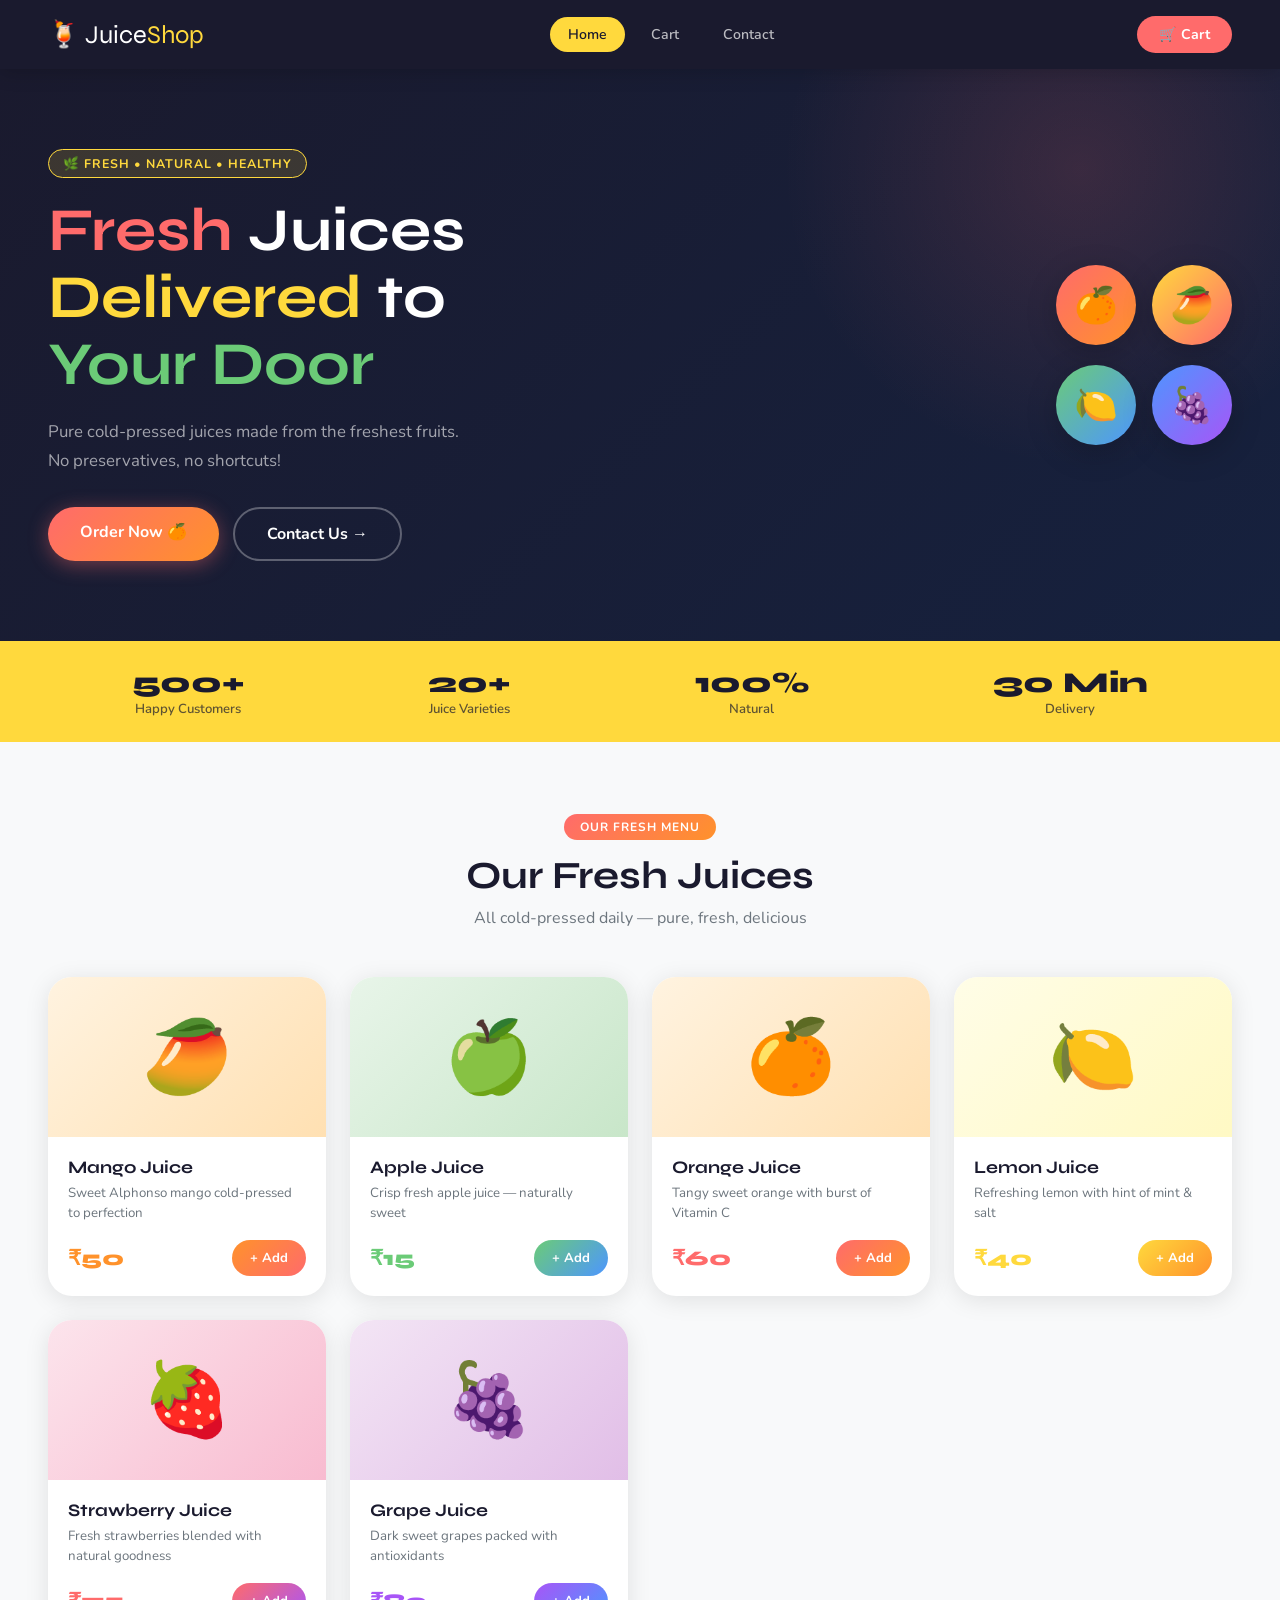
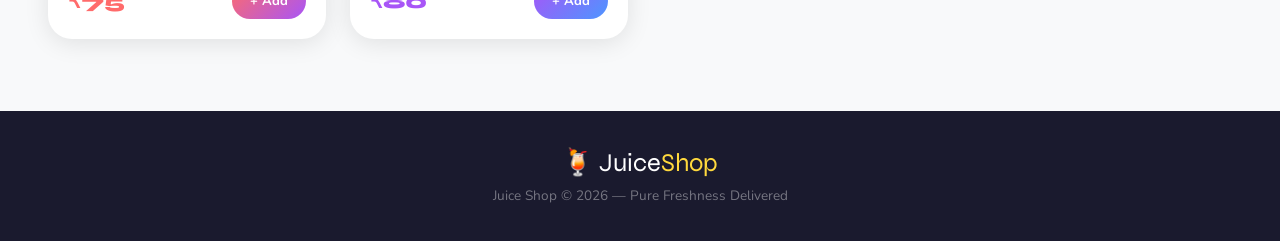
<file: src/main/resources/static/index.html>
<!DOCTYPE html>
<html lang="en">
<head>
<meta charset="UTF-8"/>
<meta name="viewport" content="width=device-width, initial-scale=1.0"/>
<title>Juice Shop – Home</title>
<link href="https://fonts.googleapis.com/css2?family=Syne:wght@700;800&family=Nunito:wght@400;600;700&display=swap" rel="stylesheet"/>
<style>
*,*::before,*::after{margin:0;padding:0;box-sizing:border-box;}
:root{
  --c1:#ff6b6b;--c2:#ffd93d;--c3:#6bcb77;--c4:#4d96ff;--c5:#ff922b;
  --dark:#1a1a2e;--light:#f8f9fa;--gray:#6c757d;
  --font-h:'Syne',sans-serif;--font-b:'Nunito',sans-serif;
  --sh:0 4px 24px rgba(0,0,0,.1);--sh2:0 12px 40px rgba(0,0,0,.15);
}
html{scroll-behavior:smooth;}
body{font-family:var(--font-b);background:#fff;color:var(--dark);overflow-x:hidden;}
::-webkit-scrollbar{width:6px;}::-webkit-scrollbar-thumb{background:var(--c1);border-radius:10px;}
.nav{position:sticky;top:0;z-index:100;background:var(--dark);padding:16px 48px;display:flex;align-items:center;justify-content:space-between;box-shadow:0 2px 20px rgba(0,0,0,.2);}
.logo{font-family:var(--font-h);font-size:1.6rem;color:#fff;}
.logo span{color:var(--c2);}
.nav-links{display:flex;gap:8px;}
.nav-link{color:rgba(255,255,255,.7);text-decoration:none;padding:8px 18px;border-radius:50px;font-weight:600;font-size:.88rem;transition:all .2s;}
.nav-link:hover,.nav-link.active{background:var(--c2);color:var(--dark);}
.nav-cart{background:var(--c1);color:#fff;padding:9px 22px;border-radius:50px;font-weight:700;font-size:.88rem;text-decoration:none;transition:all .2s;}
.nav-cart:hover{background:#ff5252;}
.hero{background:linear-gradient(135deg,var(--dark) 0%,#16213e 100%);padding:80px 48px;display:flex;align-items:center;justify-content:space-between;gap:40px;flex-wrap:wrap;position:relative;overflow:hidden;}
.hero::before{content:'';position:absolute;width:600px;height:600px;background:radial-gradient(circle,rgba(255,107,107,.15),transparent 70%);top:-200px;right:-100px;}
.hero-badge{display:inline-block;background:rgba(255,211,61,.15);border:1px solid var(--c2);color:var(--c2);padding:5px 14px;border-radius:50px;font-size:.78rem;font-weight:700;letter-spacing:.08em;margin-bottom:20px;}
.hero h1{font-family:var(--font-h);font-size:clamp(2.4rem,5vw,3.8rem);color:#fff;line-height:1.1;margin-bottom:18px;}
.hero h1 .hi{color:var(--c1);}
.hero h1 .h2{color:var(--c2);}
.hero h1 .h3{color:var(--c3);}
.hero p{color:rgba(255,255,255,.6);font-size:1.05rem;line-height:1.75;margin-bottom:32px;max-width:420px;}
.hero-btns{display:flex;gap:14px;flex-wrap:wrap;}
.btn-pri{background:linear-gradient(135deg,var(--c1),var(--c5));color:#fff;border:none;padding:14px 32px;border-radius:50px;font-family:var(--font-b);font-size:1rem;font-weight:700;cursor:pointer;text-decoration:none;display:inline-block;transition:all .3s;box-shadow:0 4px 20px rgba(255,107,107,.4);}
.btn-pri:hover{transform:translateY(-2px);}
.btn-sec{background:transparent;color:#fff;border:2px solid rgba(255,255,255,.3);padding:14px 32px;border-radius:50px;font-family:var(--font-b);font-size:1rem;font-weight:700;cursor:pointer;text-decoration:none;display:inline-block;transition:all .3s;}
.btn-sec:hover{border-color:#fff;background:rgba(255,255,255,.1);}
.hero-emojis{display:flex;flex-direction:column;gap:20px;position:relative;z-index:2;}
.emoji-row{display:flex;gap:16px;}
.e-ball{width:80px;height:80px;border-radius:50%;display:flex;align-items:center;justify-content:center;font-size:2.2rem;animation:float 3s ease-in-out infinite;box-shadow:0 8px 32px rgba(0,0,0,.2);}
@keyframes float{0%,100%{transform:translateY(0);}50%{transform:translateY(-10px);}}
.e1{background:linear-gradient(135deg,#ff6b6b,#ff922b);animation-delay:0s;}
.e2{background:linear-gradient(135deg,#ffd93d,#ff6b6b);animation-delay:.4s;}
.e3{background:linear-gradient(135deg,#6bcb77,#4d96ff);animation-delay:.8s;}
.e4{background:linear-gradient(135deg,#4d96ff,#a855f7);animation-delay:1.2s;}
.stats{background:var(--c2);padding:24px 48px;display:flex;justify-content:space-around;flex-wrap:wrap;gap:16px;}
.stat-num{font-family:var(--font-h);font-size:1.8rem;color:var(--dark);font-weight:800;}
.stat-label{font-size:.82rem;color:rgba(26,26,46,.7);font-weight:600;text-align:center;}
.menu-section{padding:72px 48px;background:var(--light);}
.sec-head{text-align:center;margin-bottom:48px;}
.sec-tag{display:inline-block;background:linear-gradient(135deg,var(--c1),var(--c5));color:#fff;padding:5px 16px;border-radius:50px;font-size:.75rem;font-weight:700;letter-spacing:.08em;margin-bottom:12px;}
.sec-head h2{font-family:var(--font-h);font-size:clamp(1.8rem,3vw,2.6rem);color:var(--dark);}
.sec-head p{color:var(--gray);margin-top:8px;}
.juice-grid{display:grid;grid-template-columns:repeat(auto-fill,minmax(240px,1fr));gap:24px;}
.juice-card{background:#fff;border-radius:24px;overflow:hidden;box-shadow:var(--sh);transition:all .3s;}
.juice-card:hover{transform:translateY(-8px);box-shadow:var(--sh2);}
.card-top{height:160px;display:flex;align-items:center;justify-content:center;font-size:4.5rem;}
.c-orange{background:linear-gradient(135deg,#fff3e0,#ffe0b2);}
.c-green{background:linear-gradient(135deg,#e8f5e9,#c8e6c9);}
.c-red{background:linear-gradient(135deg,#fce4ec,#f8bbd0);}
.c-yellow{background:linear-gradient(135deg,#fffde7,#fff9c4);}
.c-blue{background:linear-gradient(135deg,#e3f2fd,#bbdefb);}
.c-purple{background:linear-gradient(135deg,#f3e5f5,#e1bee7);}
.card-body{padding:20px;}
.card-body h3{font-family:var(--font-h);font-size:1.1rem;margin-bottom:6px;}
.card-body p{font-size:.83rem;color:var(--gray);margin-bottom:16px;line-height:1.5;}
.card-footer{display:flex;align-items:center;justify-content:space-between;}
.juice-price{font-family:var(--font-h);font-size:1.3rem;font-weight:800;}
.add-btn{border:none;padding:9px 18px;border-radius:50px;font-family:var(--font-b);font-weight:700;font-size:.82rem;cursor:pointer;color:#fff;transition:all .2s;}
.add-btn:hover{transform:scale(1.05);}
footer{background:var(--dark);color:#fff;text-align:center;padding:36px;}
.f-logo{font-family:var(--font-h);font-size:1.6rem;margin-bottom:8px;}
.f-logo span{color:var(--c2);}
footer p{font-size:.85rem;color:rgba(255,255,255,.4);}
@media(max-width:768px){
  .nav{padding:14px 20px;}.nav-links{display:none;}
  .hero{padding:64px 24px;text-align:center;}.hero-btns{justify-content:center;}
  .stats,.menu-section{padding:40px 20px;}
}
</style>
</head>
<body>
<nav class="nav">
  <div class="logo">🍹 Juice<span>Shop</span></div>
  <div class="nav-links">
    <a href="index.html" class="nav-link active">Home</a>
    <a href="cart.html" class="nav-link">Cart</a>
    <a href="contact.html" class="nav-link">Contact</a>
    
  </div>
  <a href="cart.html" class="nav-cart">🛒 Cart</a>
</nav>
<section class="hero">
  <div style="position:relative;z-index:2;max-width:520px;">
    <span class="hero-badge">🌿 FRESH • NATURAL • HEALTHY</span>
    <h1><span class="hi">Fresh</span> Juices<br/><span class="h2">Delivered</span> to<br/><span class="h3">Your Door</span></h1>
    <p>Pure cold-pressed juices made from the freshest fruits. No preservatives, no shortcuts!</p>
    <div class="hero-btns">
      <a href="#menu" class="btn-pri">Order Now 🍊</a>
      <a href="contact.html" class="btn-sec">Contact Us →</a>
    </div>
  </div>
  <div class="hero-emojis">
    <div class="emoji-row"><div class="e-ball e1">🍊</div><div class="e-ball e2">🥭</div></div>
    <div class="emoji-row"><div class="e-ball e3">🍋</div><div class="e-ball e4">🍇</div></div>
  </div>
</section>
<div class="stats">
  <div class="stat"><div class="stat-num">500+</div><div class="stat-label">Happy Customers</div></div>
  <div class="stat"><div class="stat-num">20+</div><div class="stat-label">Juice Varieties</div></div>
  <div class="stat"><div class="stat-num">100%</div><div class="stat-label">Natural</div></div>
  <div class="stat"><div class="stat-num">30 Min</div><div class="stat-label">Delivery</div></div>
</div>
<section class="menu-section" id="menu">
  <div class="sec-head">
    <span class="sec-tag">OUR FRESH MENU</span>
    <h2>Our Fresh Juices</h2>
    <p>All cold-pressed daily — pure, fresh, delicious</p>
  </div>
  <div class="juice-grid">
    <div class="juice-card"><div class="card-top c-orange">🥭</div><div class="card-body"><h3>Mango Juice</h3><p>Sweet Alphonso mango cold-pressed to perfection</p><div class="card-footer"><span class="juice-price" style="color:#ff922b">₹50</span><button class="add-btn" style="background:linear-gradient(135deg,#ff922b,#ff6b6b)" onclick="addCart('Mango Juice',50)">+ Add</button></div></div></div>
    <div class="juice-card"><div class="card-top c-green">🍏</div><div class="card-body"><h3>Apple Juice</h3><p>Crisp fresh apple juice — naturally sweet</p><div class="card-footer"><span class="juice-price" style="color:#6bcb77">₹15</span><button class="add-btn" style="background:linear-gradient(135deg,#6bcb77,#4d96ff)" onclick="addCart('Apple Juice',15)">+ Add</button></div></div></div>
    <div class="juice-card"><div class="card-top c-orange">🍊</div><div class="card-body"><h3>Orange Juice</h3><p>Tangy sweet orange with burst of Vitamin C</p><div class="card-footer"><span class="juice-price" style="color:#ff6b6b">₹60</span><button class="add-btn" style="background:linear-gradient(135deg,#ff6b6b,#ff922b)" onclick="addCart('Orange Juice',60)">+ Add</button></div></div></div>
    <div class="juice-card"><div class="card-top c-yellow">🍋</div><div class="card-body"><h3>Lemon Juice</h3><p>Refreshing lemon with hint of mint & salt</p><div class="card-footer"><span class="juice-price" style="color:#ffd93d">₹40</span><button class="add-btn" style="background:linear-gradient(135deg,#ffd93d,#ff922b)" onclick="addCart('Lemon Juice',40)">+ Add</button></div></div></div>
    <div class="juice-card"><div class="card-top c-red">🍓</div><div class="card-body"><h3>Strawberry Juice</h3><p>Fresh strawberries blended with natural goodness</p><div class="card-footer"><span class="juice-price" style="color:#ff6b6b">₹75</span><button class="add-btn" style="background:linear-gradient(135deg,#ff6b6b,#a855f7)" onclick="addCart('Strawberry Juice',75)">+ Add</button></div></div></div>
    <div class="juice-card"><div class="card-top c-purple">🍇</div><div class="card-body"><h3>Grape Juice</h3><p>Dark sweet grapes packed with antioxidants</p><div class="card-footer"><span class="juice-price" style="color:#a855f7">₹80</span><button class="add-btn" style="background:linear-gradient(135deg,#a855f7,#4d96ff)" onclick="addCart('Grape Juice',80)">+ Add</button></div></div></div>
  </div>
</section>
<footer><div class="f-logo">🍹 Juice<span>Shop</span></div><p>Juice Shop © 2026 — Pure Freshness Delivered</p></footer>
<script>
	async function addCart(name, price) {

	  try {
	    const res = await fetch("http://localhost:8080/drink", {
	      method: "POST",
	      headers: {
	        "Content-Type": "application/json"
	      },
	      body: JSON.stringify({
	        name: name,
	        price: price
	      })
	    });

	    if (!res.ok) throw new Error();

	    // success popup
	    const t = document.createElement('div');
	    t.textContent = `✅ ${name} added!`;
	    t.style.cssText =
	      'position:fixed;bottom:24px;right:24px;background:#1a1a2e;color:#ffd93d;padding:12px 22px;border-radius:12px;font-weight:700;z-index:999;';
	    document.body.appendChild(t);
	    setTimeout(() => t.remove(), 2500);

	  } catch (err) {
	    alert("❌ Failed to add item (Backend not connected)");
	  }

	}
</script>
</body>
</html>
</file>
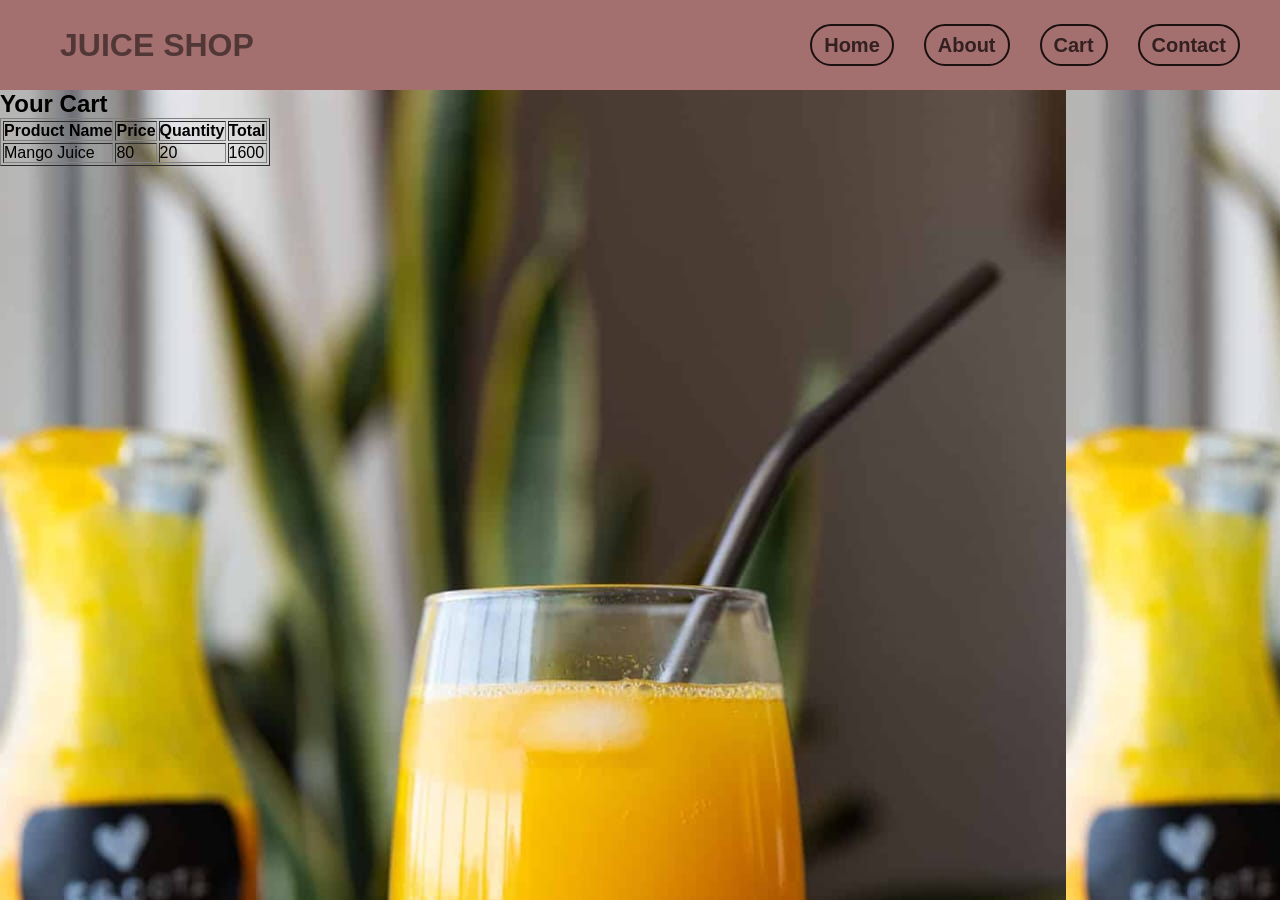
<file: cart.html>
<!DOCTYPE html>
<html lang="en">
<head>
    <meta charset="UTF-8">
    <meta name="viewport" content="width=device-width, initial-scale=1.0">
    <title>cart</title>
    <link rel="stylesheet" href="home.css">
</head>
<body>
    <header>
        <div>
        <a href="home.html" class="logo"><h1>JUICE SHOP</h1></a>
        </div>
    <nav>
            <ul>
                <li><a href="home.html">Home</a></li>
                <li><a href="about.html">About</a></li>
                <li><a href="cart.html">Cart</a></li>
                <li><a href="contact.html">Contact</a></li>
            </ul>
        </nav>
    </header>
            <body>

<script>
fetch("http://http.localhost:8080/drink")
.then(response => response.json())
.then(data => {
    console.log(data)
})

</script>

<h2>Your Cart</h2>

<table border="1">

<tr>
<th>Product Name</th>
<th>Price</th>
<th>Quantity</th>
<th>Total</th>
</tr>

<tr>
<td>Mango Juice</td>
<td>80</td>
<td>20</td>
<td>1600</td>
</tr>


</table>


<br>





</body>
</html>
</file>
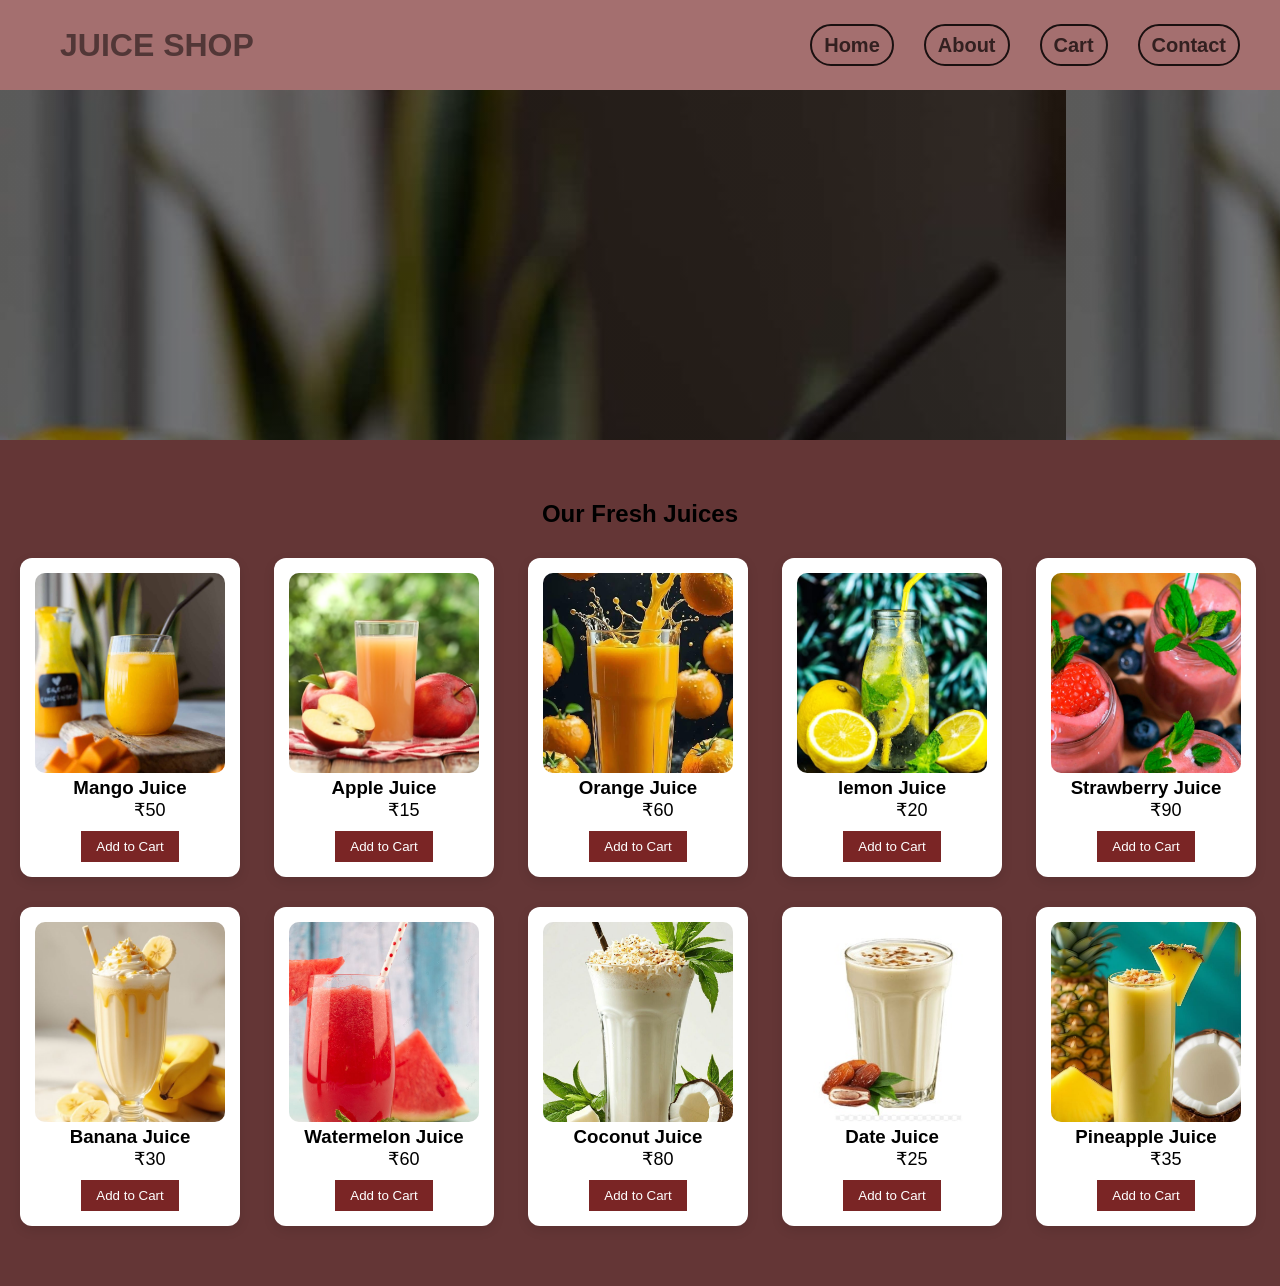
<file: home.html>
<!DOCTYPE html>
<html lang="en">
<head>
    <meta charset="UTF-8">
    <meta name="viewport" content="width=device-width, initial-scale=1.0">
    <title>My Page</title>
    <link rel="stylesheet" href="home.css">
</head>
<body>
    <header>
        <div>
            <a href="home.html" class="logo"><h1>JUICE SHOP</h1></a>
        </div>
        <nav>
            <ul>
                <li><a href="home.html">Home</a></li>
                <li><a href="about.html">About</a></li>
                <li><a href="cart.html">Cart</a></li>
                <li><a href="contact.html">Contact</a></li>
            </ul>
        </nav>
    </header>
    
    <section class="hero"> 
        <div class="hero-content">
            <h2></h2>
            <p> </p>
            
        </div>
    </section>
    <section class="menu">
        <h2>Our Fresh Juices</h2>
        <div class="juice-container">
            <div class="juice-card">
                <img src="images/mango,jpg.jpeg" alt="Mango Juice">
                <h3>Mango Juice</h3>
                <p>₹50</p>
                <a href="/cart.html"></a>
                <button onclick="addCart('Mango Juice',50)">Add to Cart</button>
            </div>
            <div class="juice-card">
                <img src="images/apple.jpeg" alt="Apple Juice">
                <h3>Apple Juice</h3>
                <p>₹15</p>
                <a href="/cart.html"></a>
                <button>Add to Cart</button>
            </div>
            <div class="juice-card">
                <img src="images/WhatsApp Image 2025-10-27 at 12.42.31_b6e00b46.jpg" alt="Orange Juice">
                <h3>Orange Juice</h3>
                <p>₹60</p>
                <a href="/cart.html">
                <button>Add to Cart</button>
                </a>
            </div>
            <div class="juice-card">
                <img src="images/lemon.jpeg" alt="Lemon Juice">
                <h3>lemon Juice</h3>
                <p>₹20</p>
                <a href="/cart.html">
                <button>Add to Cart</button>
                </a>
            </div>
            <div class="juice-card">
                <img src="images/WhatsApp Image 2025-10-12 at 21.08.01_66be0c4b.jpg" alt="Strawberry Juice">
                <h3>Strawberry Juice</h3>
                <p>₹90</p>
                <a href="/cart.html">
                <button>Add to Cart</button>
                </a>
            </div>
            <div class="juice-card">
                <img src="images/WhatsApp Image 2025-10-27 at 12.42.30_4bcbace3.jpg" alt="Banana Juice">
                <h3>Banana Juice</h3>
                <p>₹30</p>
                <a href="/cart.html">
                <button>Add to Cart</button>
                </a>
            </div>
            <div class="juice-card">
                <img src="images/WhatsApp Image 2025-10-27 at 12.42.32_f64995ad.jpg" alt="Watermelon Juice">
                <h3>Watermelon Juice</h3>
                <p>₹60</p>
                <a href="/cart.html">
                <button>Add to Cart</button>
                </a>
            </div>
            <div class="juice-card">
                <img src="images/WhatsApp Image 2025-10-27 at 12.42.31_3ccee1d9.jpg" alt="Coconut Juice">
                <h3>Coconut Juice</h3>
                <p>₹80</p>
                <a href="/cart.html">
                <button>Add to Cart</button>
                </a>
            </div>
            <div class="juice-card">
                <img src="images/date.jpeg" alt="Date Juice">
                <h3>Date Juice</h3>
                <p>₹25</p>
                <a href="/cart.html">
                <button>Add to Cart</button>
                </a>
            </div>
            <div class="juice-card">
                <img src="images/WhatsApp Image 2025-10-27 at 12.42.31_4aa8f6ca.jpg" alt="Pineapple Juice">
                <h3>Pineapple Juice</h3>
                <p>₹35</p>
                <a href="/cart.html"></a>
                <button>Add to Cart</button>
                </a>
            </div>
        </div>
    </section>
    <script>

function addCart(name,price){

let cart = JSON.parse(localStorage.getItem("cart")) || [];

cart.push({
name:name,
price:price
});

localStorage.setItem("cart",JSON.stringify(cart));

window.location="cart.html";
}
</script>



</body>
</html>
</file>
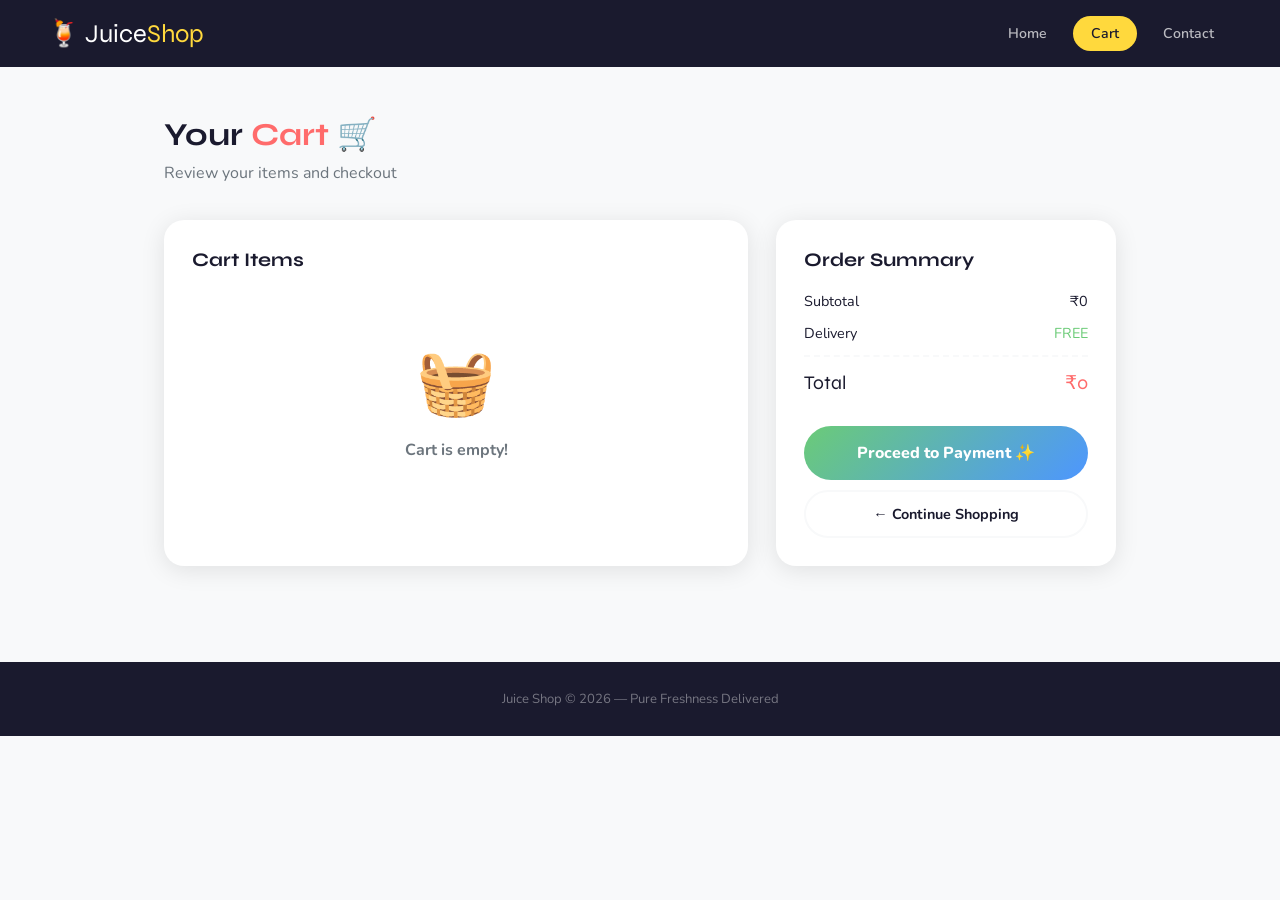
<file: src/main/resources/static/cart.html>
<!DOCTYPE html>
<html lang="en">
<head>
<meta charset="UTF-8"/>
<meta name="viewport" content="width=device-width, initial-scale=1.0"/>
<title>Juice Shop – Cart</title>
<link href="https://fonts.googleapis.com/css2?family=Syne:wght@700;800&family=Nunito:wght@400;600;700&display=swap" rel="stylesheet"/>
<style>
*,*::before,*::after{margin:0;padding:0;box-sizing:border-box;}
:root{--c1:#ff6b6b;--c2:#ffd93d;--c3:#6bcb77;--c4:#4d96ff;--c5:#ff922b;--dark:#1a1a2e;--light:#f8f9fa;--gray:#6c757d;--font-h:'Syne',sans-serif;--font-b:'Nunito',sans-serif;--sh:0 4px 24px rgba(0,0,0,.1);}
body{font-family:var(--font-b);background:var(--light);color:var(--dark);}
.nav{background:var(--dark);padding:16px 48px;display:flex;align-items:center;justify-content:space-between;}
.logo{font-family:var(--font-h);font-size:1.6rem;color:#fff;text-decoration:none;}
.logo span{color:var(--c2);}
.nav-links{display:flex;gap:8px;}
.nav-link{color:rgba(255,255,255,.7);text-decoration:none;padding:8px 18px;border-radius:50px;font-weight:600;font-size:.88rem;transition:all .2s;}
.nav-link:hover,.nav-link.active{background:var(--c2);color:var(--dark);}
.page-wrap{max-width:1000px;margin:0 auto;padding:48px 24px;}
.page-title{font-family:var(--font-h);font-size:2rem;margin-bottom:8px;}
.page-title span{color:var(--c1);}
.page-sub{color:var(--gray);margin-bottom:36px;}
.cart-layout{display:grid;grid-template-columns:1fr 340px;gap:28px;}
.cart-box,.summary-box{background:#fff;border-radius:20px;padding:28px;box-shadow:var(--sh);}
.cart-box h3,.summary-box h3{font-family:var(--font-h);font-size:1.2rem;margin-bottom:20px;}
table{width:100%;border-collapse:collapse;}
th{background:var(--dark);color:#fff;padding:12px 16px;text-align:left;font-size:.85rem;}
th:first-child{border-radius:10px 0 0 10px;}th:last-child{border-radius:0 10px 10px 0;}
td{padding:14px 16px;border-bottom:1px solid var(--light);font-size:.9rem;vertical-align:middle;}
tr:last-child td{border:none;}
.del-btn{background:linear-gradient(135deg,var(--c1),#ff522b);color:#fff;border:none;padding:7px 16px;border-radius:50px;cursor:pointer;font-weight:700;font-size:.8rem;}
.item-name{font-weight:700;}.item-price{font-weight:800;color:var(--c5);}
.empty-cart{text-align:center;padding:48px;color:var(--gray);}
.empty-cart .big{font-size:4rem;display:block;margin-bottom:12px;}
.spinner{width:36px;height:36px;border:4px solid #e5e7eb;border-top-color:var(--c1);border-radius:50%;animation:spin .8s linear infinite;margin:0 auto 12px;}
@keyframes spin{to{transform:rotate(360deg);}}
.loading{text-align:center;padding:40px;color:var(--gray);}
.summary-row{display:flex;justify-content:space-between;margin-bottom:12px;font-size:.9rem;}
.summary-row.total{font-family:var(--font-h);font-size:1.2rem;border-top:2px dashed var(--light);padding-top:14px;margin-top:8px;}
.summary-row.total span:last-child{color:var(--c1);}
.checkout-btn{width:100%;background:linear-gradient(135deg,var(--c3),var(--c4));color:#fff;border:none;padding:16px;border-radius:50px;font-family:var(--font-b);font-weight:800;font-size:1rem;cursor:pointer;margin-top:20px;transition:all .3s;}
.checkout-btn:hover{transform:translateY(-2px);}
.continue-btn{width:100%;background:transparent;color:var(--dark);border:2px solid var(--light);padding:12px;border-radius:50px;font-family:var(--font-b);font-weight:700;font-size:.9rem;cursor:pointer;margin-top:10px;text-decoration:none;display:block;text-align:center;transition:all .2s;}
.continue-btn:hover{border-color:var(--c4);color:var(--c4);}
.toast{position:fixed;bottom:24px;right:24px;background:var(--dark);color:var(--c2);padding:12px 22px;border-radius:12px;font-weight:700;z-index:999;opacity:0;transition:opacity .3s;pointer-events:none;}
.toast.show{opacity:1;}
footer{background:var(--dark);color:#fff;text-align:center;padding:28px;margin-top:48px;}
footer p{font-size:.82rem;color:rgba(255,255,255,.4);}
@media(max-width:768px){.nav{padding:14px 20px;}.nav-links{display:none;}.cart-layout{grid-template-columns:1fr;}.page-wrap{padding:32px 16px;}}
</style>
</head>
<body>
<nav class="nav">
  <a href="index.html" class="logo">🍹 Juice<span>Shop</span></a>
  <div class="nav-links">
    <a href="index.html" class="nav-link">Home</a>
    <a href="cart.html" class="nav-link active">Cart</a>
    <a href="contact.html" class="nav-link">Contact</a>
    
  </div>
</nav>
<div class="page-wrap">
  <h1 class="page-title">Your <span>Cart</span> 🛒</h1>
  <p class="page-sub">Review your items and checkout</p>
  <div class="cart-layout">
    <div class="cart-box">
      <h3>Cart Items</h3>
      <div id="cartContent"><div class="loading"><div class="spinner"></div>Loading from server...</div></div>
    </div>
    <div class="summary-box">
      <h3>Order Summary</h3>
      <div class="summary-row"><span>Subtotal</span><span id="subtotal">₹0</span></div>
      <div class="summary-row"><span>Delivery</span><span style="color:var(--c3)">FREE</span></div>
      <div class="summary-row total"><span>Total</span><span id="total">₹0</span></div>
      <button class="checkout-btn" onclick="checkout()">Proceed to Payment ✨</button>
      <a href="home.html" class="continue-btn">← Continue Shopping</a>
    </div>
  </div>
</div>
<div class="toast" id="toast"></div>
<footer><p>Juice Shop © 2026 — Pure Freshness Delivered</p></footer>
<script>
let allItems=[];
async function loadCart(){
  try{
    const res=await fetch("http://localhost:8080/drink");
    const data=await res.json();
    allItems=data;renderTable(data);
  }catch(err){
    const local=JSON.parse(localStorage.getItem('cart')||'[]');
    allItems=local.map((c,i)=>({id:i+1,name:c.name,price:c.price}));
    renderTable(allItems);
  }
}
function renderTable(data){
  const wrap=document.getElementById('cartContent');
  if(!data||data.length===0){wrap.innerHTML=`<div class="empty-cart"><span class="big">🧺</span><b>Cart is empty!</b></div>`;updateTotal([]);return;}
  let html=`<table><thead><tr><th>#</th><th>Juice Name</th><th>Price</th><th>Action</th></tr></thead><tbody>`;
  data.forEach((item,i)=>{html+=`<tr id="row-${item.id}"><td>${i+1}</td><td class="item-name">${item.name}</td><td class="item-price">₹${item.price}</td><td><button class="del-btn" onclick="deleteItem(${item.id},'row-${item.id}')">🗑 Remove</button></td></tr>`;});
  html+=`</tbody></table>`;wrap.innerHTML=html;updateTotal(data);
}
function updateTotal(data){
  const t=data.reduce((s,c)=>s+Number(c.price),0);
  document.getElementById('subtotal').textContent='₹'+t;
  document.getElementById('total').textContent='₹'+t;
}
async function deleteItem(id,rowId){
  try{await fetch("http://localhost:8080/drink/"+id,{method:"DELETE"});}catch(e){}
  document.getElementById(rowId)?.remove();
  allItems=allItems.filter(c=>c.id!==id);
  updateTotal(allItems);showToast('✅ Item removed!');
}
function checkout(){
  const total=allItems.reduce((s,c)=>s+Number(c.price),0);
  if(total===0){showToast('🧺 Cart is empty!');return;}
  window.location.href='bill.html?total='+total;
}
function showToast(msg){
  const t=document.getElementById('toast');t.textContent=msg;t.classList.add('show');
  setTimeout(()=>t.classList.remove('show'),2500);
}
loadCart();
</script>
</body>
</html>
</file>
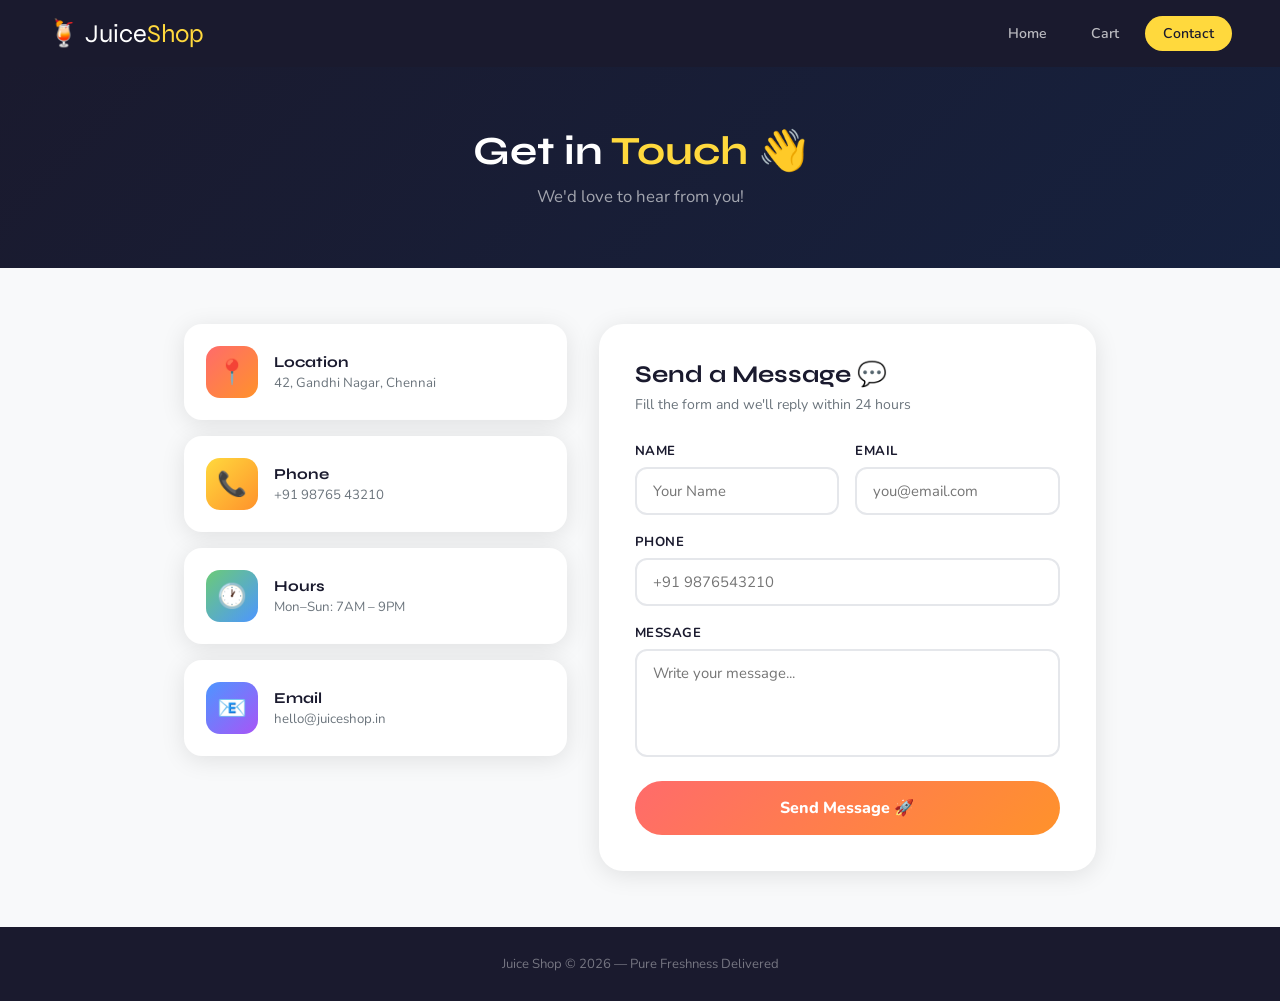
<file: src/main/resources/static/contact.html>
<!DOCTYPE html>
<html lang="en">
<head>
<meta charset="UTF-8"/>
<meta name="viewport" content="width=device-width, initial-scale=1.0"/>
<title>Juice Shop – Contact</title>
<link href="https://fonts.googleapis.com/css2?family=Syne:wght@700;800&family=Nunito:wght@400;600;700&display=swap" rel="stylesheet"/>
<style>
*,*::before,*::after{margin:0;padding:0;box-sizing:border-box;}
:root{--c1:#ff6b6b;--c2:#ffd93d;--c3:#6bcb77;--c4:#4d96ff;--c5:#ff922b;--dark:#1a1a2e;--light:#f8f9fa;--gray:#6c757d;--font-h:'Syne',sans-serif;--font-b:'Nunito',sans-serif;--sh:0 4px 24px rgba(0,0,0,.1);--sh2:0 12px 40px rgba(0,0,0,.15);}
body{font-family:var(--font-b);background:var(--light);color:var(--dark);}
.nav{background:var(--dark);padding:16px 48px;display:flex;align-items:center;justify-content:space-between;}
.logo{font-family:var(--font-h);font-size:1.6rem;color:#fff;text-decoration:none;}
.logo span{color:var(--c2);}
.nav-links{display:flex;gap:8px;}
.nav-link{color:rgba(255,255,255,.7);text-decoration:none;padding:8px 18px;border-radius:50px;font-weight:600;font-size:.88rem;transition:all .2s;}
.nav-link:hover,.nav-link.active{background:var(--c2);color:var(--dark);}
.contact-hero{background:linear-gradient(135deg,var(--dark),#16213e);padding:60px 48px;text-align:center;}
.contact-hero h1{font-family:var(--font-h);font-size:2.5rem;color:#fff;margin-bottom:10px;}
.contact-hero h1 span{color:var(--c2);}
.contact-hero p{color:rgba(255,255,255,.6);font-size:1.05rem;}
.contact-wrap{max-width:960px;margin:0 auto;padding:56px 24px;}
.contact-grid{display:grid;grid-template-columns:1fr 1.3fr;gap:32px;}
.info-side{display:flex;flex-direction:column;gap:16px;}
.info-card{background:#fff;border-radius:18px;padding:22px;box-shadow:var(--sh);display:flex;align-items:center;gap:16px;transition:all .25s;}
.info-card:hover{transform:translateX(6px);}
.info-icon{width:52px;height:52px;border-radius:14px;display:flex;align-items:center;justify-content:center;font-size:1.5rem;flex-shrink:0;}
.ic1{background:linear-gradient(135deg,#ff6b6b,#ff922b);}
.ic2{background:linear-gradient(135deg,#ffd93d,#ff922b);}
.ic3{background:linear-gradient(135deg,#6bcb77,#4d96ff);}
.ic4{background:linear-gradient(135deg,#4d96ff,#a855f7);}
.info-text h4{font-family:var(--font-h);font-size:.95rem;margin-bottom:3px;}
.info-text p{font-size:.83rem;color:var(--gray);}
.form-box{background:#fff;border-radius:24px;padding:36px;box-shadow:var(--sh);}
.form-box h2{font-family:var(--font-h);font-size:1.5rem;margin-bottom:6px;}
.form-box p{color:var(--gray);font-size:.88rem;margin-bottom:28px;}
.form-row{display:grid;grid-template-columns:1fr 1fr;gap:16px;}
.form-group{margin-bottom:18px;}
.form-label{display:block;font-size:.82rem;font-weight:700;margin-bottom:7px;text-transform:uppercase;letter-spacing:.04em;}
.form-inp{width:100%;padding:12px 16px;border:2px solid #e5e7eb;border-radius:12px;font-family:var(--font-b);font-size:.93rem;outline:none;transition:all .2s;}
.form-inp:focus{border-color:var(--c4);box-shadow:0 0 0 4px rgba(77,150,255,.1);}
textarea.form-inp{resize:none;}
.submit-btn{width:100%;background:linear-gradient(135deg,var(--c1),var(--c5));color:#fff;border:none;padding:16px;border-radius:50px;font-family:var(--font-b);font-weight:800;font-size:1rem;cursor:pointer;transition:all .3s;}
.submit-btn:hover{transform:translateY(-2px);}
#msg{margin-top:14px;padding:12px 16px;border-radius:10px;font-weight:600;font-size:.9rem;display:none;}
#msg.success{background:#dcfce7;color:#16a34a;display:block;}
#msg.error{background:#fee2e2;color:#dc2626;display:block;}
footer{background:var(--dark);color:#fff;text-align:center;padding:28px;margin-top:0;}
footer p{font-size:.82rem;color:rgba(255,255,255,.4);}
@media(max-width:768px){.nav{padding:14px 20px;}.nav-links{display:none;}.contact-hero{padding:48px 20px;}.contact-wrap{padding:36px 16px;}.contact-grid{grid-template-columns:1fr;}.form-row{grid-template-columns:1fr;}}
</style>
</head>
<body>
<nav class="nav">
  <a href="index.html" class="logo">🍹 Juice<span>Shop</span></a>
  <div class="nav-links">
    <a href="index.html" class="nav-link">Home</a>
    <a href="cart.html" class="nav-link">Cart</a>
    <a href="contact.html" class="nav-link active">Contact</a>
    
  </div>
</nav>
<div class="contact-hero">
  <h1>Get in <span>Touch</span> 👋</h1>
  <p>We'd love to hear from you!</p>
</div>
<div class="contact-wrap">
  <div class="contact-grid">
    <div class="info-side">
      <div class="info-card"><div class="info-icon ic1">📍</div><div class="info-text"><h4>Location</h4><p>42, Gandhi Nagar, Chennai</p></div></div>
      <div class="info-card"><div class="info-icon ic2">📞</div><div class="info-text"><h4>Phone</h4><p>+91 98765 43210</p></div></div>
      <div class="info-card"><div class="info-icon ic3">🕐</div><div class="info-text"><h4>Hours</h4><p>Mon–Sun: 7AM – 9PM</p></div></div>
      <div class="info-card"><div class="info-icon ic4">📧</div><div class="info-text"><h4>Email</h4><p>hello@juiceshop.in</p></div></div>
    </div>
    <div class="form-box">
      <h2>Send a Message 💬</h2>
      <p>Fill the form and we'll reply within 24 hours</p>
      <div class="form-row">
        <div class="form-group"><label class="form-label">Name</label><input class="form-inp" id="fname" type="text" placeholder="Your Name"/></div>
        <div class="form-group"><label class="form-label">Email</label><input class="form-inp" id="femail" type="email" placeholder="you@email.com"/></div>
      </div>
      <div class="form-group"><label class="form-label">Phone</label><input class="form-inp" id="fphone" type="tel" placeholder="+91 9876543210"/></div>
      <div class="form-group"><label class="form-label">Message</label><textarea class="form-inp" id="fmsg" rows="4" placeholder="Write your message..."></textarea></div>
      <button class="submit-btn" onclick="sendMsg()">Send Message 🚀</button>
      <div id="msg"></div>
    </div>
  </div>
</div>
<footer><p>Juice Shop © 2026 — Pure Freshness Delivered</p></footer>
<script>
function sendMsg(){
  const name=document.getElementById('fname').value.trim();
  const email=document.getElementById('femail').value.trim();
  const msg=document.getElementById('fmsg').value.trim();
  const div=document.getElementById('msg');
  if(!name||!email||!msg){div.textContent='⚠️ Fill Name, Email & Message!';div.className='error';return;}
  div.textContent=`✅ Message sent! We'll reply to ${email} soon. Thank you, ${name}! 🎉`;
  div.className='success';
  document.getElementById('fname').value='';document.getElementById('femail').value='';
  document.getElementById('fphone').value='';document.getElementById('fmsg').value='';
}
</script>
</body>
</html>
</file>
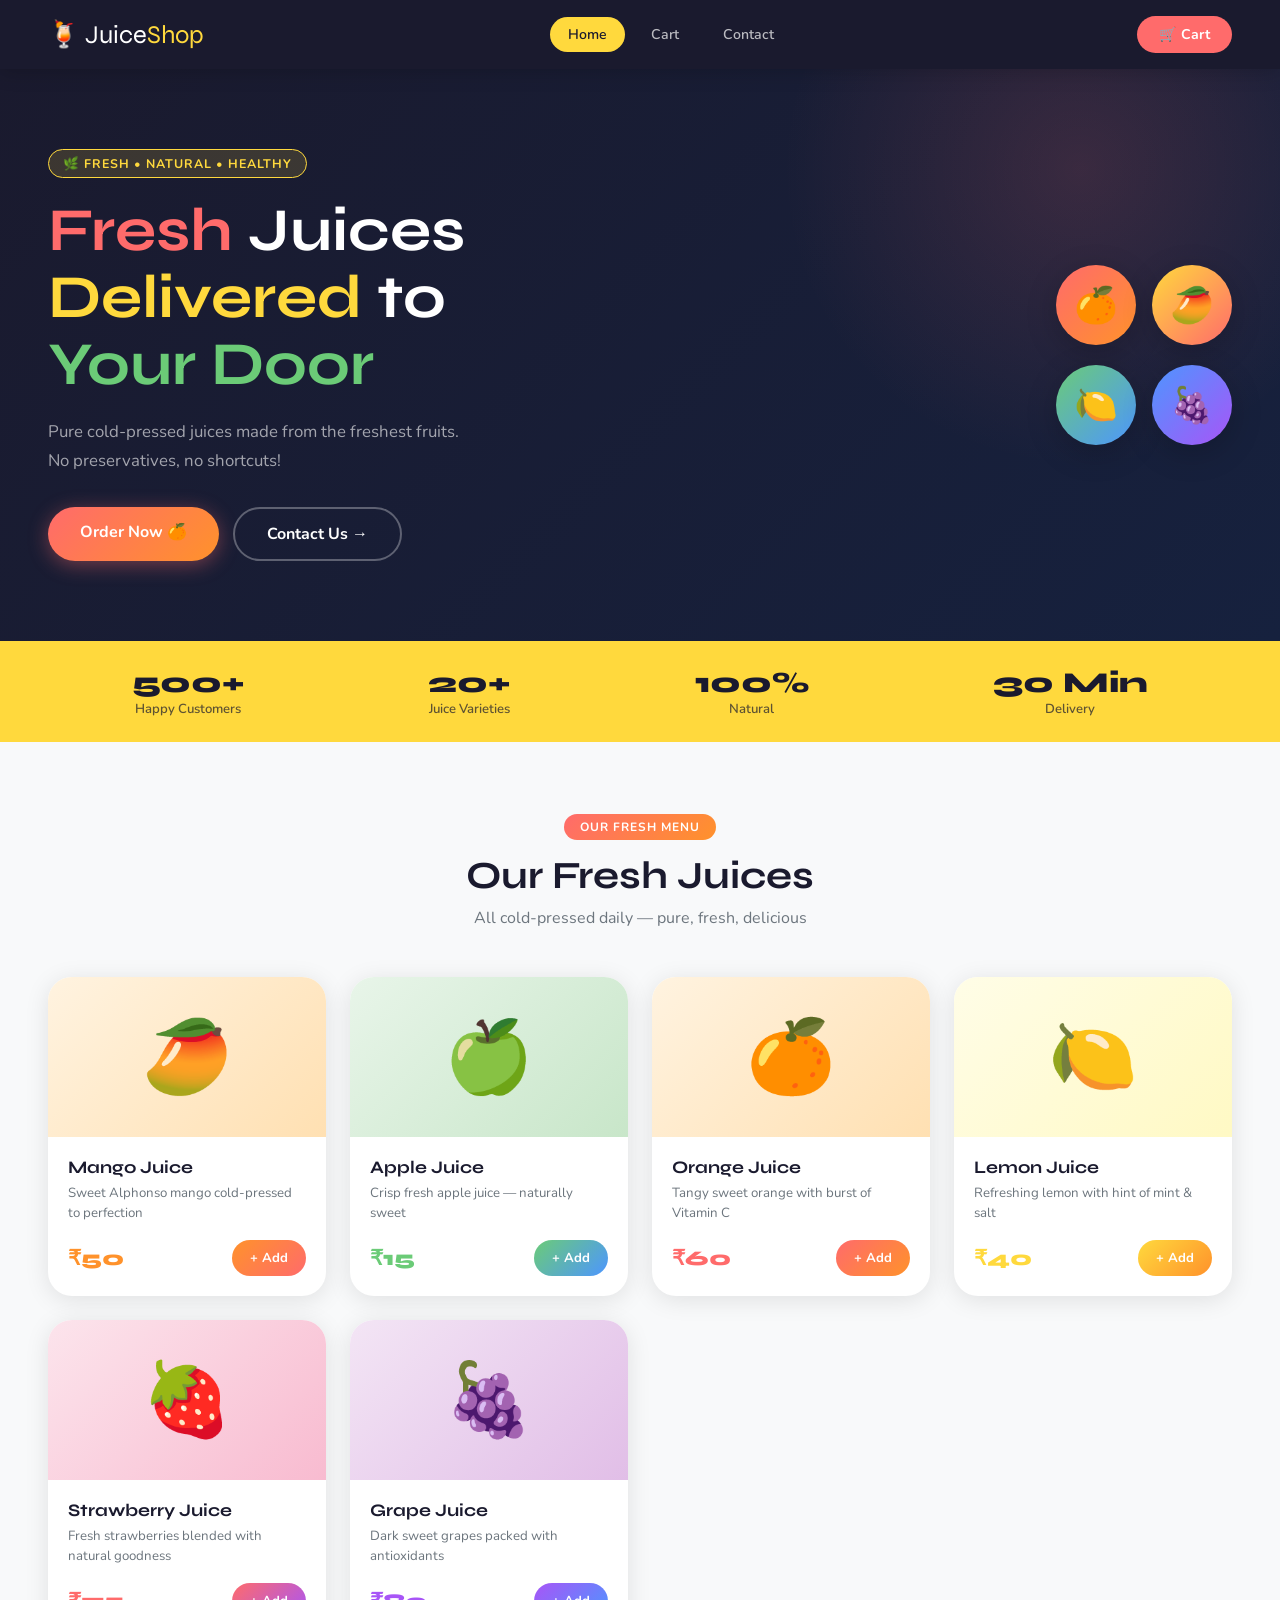
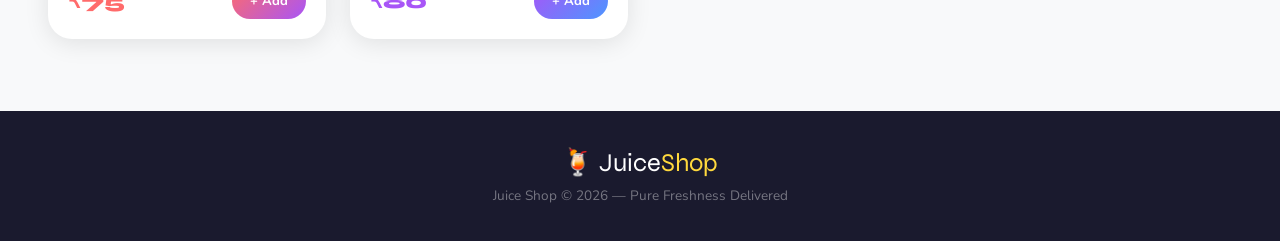
<file: src/main/resources/static/home.html>
<!DOCTYPE html>
<html lang="en">
<head>
<meta charset="UTF-8"/>
<meta name="viewport" content="width=device-width, initial-scale=1.0"/>
<title>Juice Shop – Home</title>
<link href="https://fonts.googleapis.com/css2?family=Syne:wght@700;800&family=Nunito:wght@400;600;700&display=swap" rel="stylesheet"/>
<style>
*,*::before,*::after{margin:0;padding:0;box-sizing:border-box;}
:root{
  --c1:#ff6b6b;--c2:#ffd93d;--c3:#6bcb77;--c4:#4d96ff;--c5:#ff922b;
  --dark:#1a1a2e;--light:#f8f9fa;--gray:#6c757d;
  --font-h:'Syne',sans-serif;--font-b:'Nunito',sans-serif;
  --sh:0 4px 24px rgba(0,0,0,.1);--sh2:0 12px 40px rgba(0,0,0,.15);
}
html{scroll-behavior:smooth;}
body{font-family:var(--font-b);background:#fff;color:var(--dark);overflow-x:hidden;}
::-webkit-scrollbar{width:6px;}::-webkit-scrollbar-thumb{background:var(--c1);border-radius:10px;}
.nav{position:sticky;top:0;z-index:100;background:var(--dark);padding:16px 48px;display:flex;align-items:center;justify-content:space-between;box-shadow:0 2px 20px rgba(0,0,0,.2);}
.logo{font-family:var(--font-h);font-size:1.6rem;color:#fff;}
.logo span{color:var(--c2);}
.nav-links{display:flex;gap:8px;}
.nav-link{color:rgba(255,255,255,.7);text-decoration:none;padding:8px 18px;border-radius:50px;font-weight:600;font-size:.88rem;transition:all .2s;}
.nav-link:hover,.nav-link.active{background:var(--c2);color:var(--dark);}
.nav-cart{background:var(--c1);color:#fff;padding:9px 22px;border-radius:50px;font-weight:700;font-size:.88rem;text-decoration:none;transition:all .2s;}
.nav-cart:hover{background:#ff5252;}
.hero{background:linear-gradient(135deg,var(--dark) 0%,#16213e 100%);padding:80px 48px;display:flex;align-items:center;justify-content:space-between;gap:40px;flex-wrap:wrap;position:relative;overflow:hidden;}
.hero::before{content:'';position:absolute;width:600px;height:600px;background:radial-gradient(circle,rgba(255,107,107,.15),transparent 70%);top:-200px;right:-100px;}
.hero-badge{display:inline-block;background:rgba(255,211,61,.15);border:1px solid var(--c2);color:var(--c2);padding:5px 14px;border-radius:50px;font-size:.78rem;font-weight:700;letter-spacing:.08em;margin-bottom:20px;}
.hero h1{font-family:var(--font-h);font-size:clamp(2.4rem,5vw,3.8rem);color:#fff;line-height:1.1;margin-bottom:18px;}
.hero h1 .hi{color:var(--c1);}
.hero h1 .h2{color:var(--c2);}
.hero h1 .h3{color:var(--c3);}
.hero p{color:rgba(255,255,255,.6);font-size:1.05rem;line-height:1.75;margin-bottom:32px;max-width:420px;}
.hero-btns{display:flex;gap:14px;flex-wrap:wrap;}
.btn-pri{background:linear-gradient(135deg,var(--c1),var(--c5));color:#fff;border:none;padding:14px 32px;border-radius:50px;font-family:var(--font-b);font-size:1rem;font-weight:700;cursor:pointer;text-decoration:none;display:inline-block;transition:all .3s;box-shadow:0 4px 20px rgba(255,107,107,.4);}
.btn-pri:hover{transform:translateY(-2px);}
.btn-sec{background:transparent;color:#fff;border:2px solid rgba(255,255,255,.3);padding:14px 32px;border-radius:50px;font-family:var(--font-b);font-size:1rem;font-weight:700;cursor:pointer;text-decoration:none;display:inline-block;transition:all .3s;}
.btn-sec:hover{border-color:#fff;background:rgba(255,255,255,.1);}
.hero-emojis{display:flex;flex-direction:column;gap:20px;position:relative;z-index:2;}
.emoji-row{display:flex;gap:16px;}
.e-ball{width:80px;height:80px;border-radius:50%;display:flex;align-items:center;justify-content:center;font-size:2.2rem;animation:float 3s ease-in-out infinite;box-shadow:0 8px 32px rgba(0,0,0,.2);}
@keyframes float{0%,100%{transform:translateY(0);}50%{transform:translateY(-10px);}}
.e1{background:linear-gradient(135deg,#ff6b6b,#ff922b);animation-delay:0s;}
.e2{background:linear-gradient(135deg,#ffd93d,#ff6b6b);animation-delay:.4s;}
.e3{background:linear-gradient(135deg,#6bcb77,#4d96ff);animation-delay:.8s;}
.e4{background:linear-gradient(135deg,#4d96ff,#a855f7);animation-delay:1.2s;}
.stats{background:var(--c2);padding:24px 48px;display:flex;justify-content:space-around;flex-wrap:wrap;gap:16px;}
.stat-num{font-family:var(--font-h);font-size:1.8rem;color:var(--dark);font-weight:800;}
.stat-label{font-size:.82rem;color:rgba(26,26,46,.7);font-weight:600;text-align:center;}
.menu-section{padding:72px 48px;background:var(--light);}
.sec-head{text-align:center;margin-bottom:48px;}
.sec-tag{display:inline-block;background:linear-gradient(135deg,var(--c1),var(--c5));color:#fff;padding:5px 16px;border-radius:50px;font-size:.75rem;font-weight:700;letter-spacing:.08em;margin-bottom:12px;}
.sec-head h2{font-family:var(--font-h);font-size:clamp(1.8rem,3vw,2.6rem);color:var(--dark);}
.sec-head p{color:var(--gray);margin-top:8px;}
.juice-grid{display:grid;grid-template-columns:repeat(auto-fill,minmax(240px,1fr));gap:24px;}
.juice-card{background:#fff;border-radius:24px;overflow:hidden;box-shadow:var(--sh);transition:all .3s;}
.juice-card:hover{transform:translateY(-8px);box-shadow:var(--sh2);}
.card-top{height:160px;display:flex;align-items:center;justify-content:center;font-size:4.5rem;}
.c-orange{background:linear-gradient(135deg,#fff3e0,#ffe0b2);}
.c-green{background:linear-gradient(135deg,#e8f5e9,#c8e6c9);}
.c-red{background:linear-gradient(135deg,#fce4ec,#f8bbd0);}
.c-yellow{background:linear-gradient(135deg,#fffde7,#fff9c4);}
.c-blue{background:linear-gradient(135deg,#e3f2fd,#bbdefb);}
.c-purple{background:linear-gradient(135deg,#f3e5f5,#e1bee7);}
.card-body{padding:20px;}
.card-body h3{font-family:var(--font-h);font-size:1.1rem;margin-bottom:6px;}
.card-body p{font-size:.83rem;color:var(--gray);margin-bottom:16px;line-height:1.5;}
.card-footer{display:flex;align-items:center;justify-content:space-between;}
.juice-price{font-family:var(--font-h);font-size:1.3rem;font-weight:800;}
.add-btn{border:none;padding:9px 18px;border-radius:50px;font-family:var(--font-b);font-weight:700;font-size:.82rem;cursor:pointer;color:#fff;transition:all .2s;}
.add-btn:hover{transform:scale(1.05);}
footer{background:var(--dark);color:#fff;text-align:center;padding:36px;}
.f-logo{font-family:var(--font-h);font-size:1.6rem;margin-bottom:8px;}
.f-logo span{color:var(--c2);}
footer p{font-size:.85rem;color:rgba(255,255,255,.4);}
@media(max-width:768px){
  .nav{padding:14px 20px;}.nav-links{display:none;}
  .hero{padding:64px 24px;text-align:center;}.hero-btns{justify-content:center;}
  .stats,.menu-section{padding:40px 20px;}
}
</style>
</head>
<body>
<nav class="nav">
  <div class="logo">🍹 Juice<span>Shop</span></div>
  <div class="nav-links">
    <a href="home.html" class="nav-link active">Home</a>
    <a href="cart.html" class="nav-link">Cart</a>
    <a href="contact.html" class="nav-link">Contact</a>
    
  </div>
  <a href="cart.html" class="nav-cart">🛒 Cart</a>
</nav>
<section class="hero">
  <div style="position:relative;z-index:2;max-width:520px;">
    <span class="hero-badge">🌿 FRESH • NATURAL • HEALTHY</span>
    <h1><span class="hi">Fresh</span> Juices<br/><span class="h2">Delivered</span> to<br/><span class="h3">Your Door</span></h1>
    <p>Pure cold-pressed juices made from the freshest fruits. No preservatives, no shortcuts!</p>
    <div class="hero-btns">
      <a href="#menu" class="btn-pri">Order Now 🍊</a>
      <a href="contact.html" class="btn-sec">Contact Us →</a>
    </div>
  </div>
  <div class="hero-emojis">
    <div class="emoji-row"><div class="e-ball e1">🍊</div><div class="e-ball e2">🥭</div></div>
    <div class="emoji-row"><div class="e-ball e3">🍋</div><div class="e-ball e4">🍇</div></div>
  </div>
</section>
<div class="stats">
  <div class="stat"><div class="stat-num">500+</div><div class="stat-label">Happy Customers</div></div>
  <div class="stat"><div class="stat-num">20+</div><div class="stat-label">Juice Varieties</div></div>
  <div class="stat"><div class="stat-num">100%</div><div class="stat-label">Natural</div></div>
  <div class="stat"><div class="stat-num">30 Min</div><div class="stat-label">Delivery</div></div>
</div>
<section class="menu-section" id="menu">
  <div class="sec-head">
    <span class="sec-tag">OUR FRESH MENU</span>
    <h2>Our Fresh Juices</h2>
    <p>All cold-pressed daily — pure, fresh, delicious</p>
  </div>
  <div class="juice-grid">
    <div class="juice-card"><div class="card-top c-orange">🥭</div><div class="card-body"><h3>Mango Juice</h3><p>Sweet Alphonso mango cold-pressed to perfection</p><div class="card-footer"><span class="juice-price" style="color:#ff922b">₹50</span><button class="add-btn" style="background:linear-gradient(135deg,#ff922b,#ff6b6b)" onclick="addCart('Mango Juice',50)">+ Add</button></div></div></div>
    <div class="juice-card"><div class="card-top c-green">🍏</div><div class="card-body"><h3>Apple Juice</h3><p>Crisp fresh apple juice — naturally sweet</p><div class="card-footer"><span class="juice-price" style="color:#6bcb77">₹15</span><button class="add-btn" style="background:linear-gradient(135deg,#6bcb77,#4d96ff)" onclick="addCart('Apple Juice',15)">+ Add</button></div></div></div>
    <div class="juice-card"><div class="card-top c-orange">🍊</div><div class="card-body"><h3>Orange Juice</h3><p>Tangy sweet orange with burst of Vitamin C</p><div class="card-footer"><span class="juice-price" style="color:#ff6b6b">₹60</span><button class="add-btn" style="background:linear-gradient(135deg,#ff6b6b,#ff922b)" onclick="addCart('Orange Juice',60)">+ Add</button></div></div></div>
    <div class="juice-card"><div class="card-top c-yellow">🍋</div><div class="card-body"><h3>Lemon Juice</h3><p>Refreshing lemon with hint of mint & salt</p><div class="card-footer"><span class="juice-price" style="color:#ffd93d">₹40</span><button class="add-btn" style="background:linear-gradient(135deg,#ffd93d,#ff922b)" onclick="addCart('Lemon Juice',40)">+ Add</button></div></div></div>
    <div class="juice-card"><div class="card-top c-red">🍓</div><div class="card-body"><h3>Strawberry Juice</h3><p>Fresh strawberries blended with natural goodness</p><div class="card-footer"><span class="juice-price" style="color:#ff6b6b">₹75</span><button class="add-btn" style="background:linear-gradient(135deg,#ff6b6b,#a855f7)" onclick="addCart('Strawberry Juice',75)">+ Add</button></div></div></div>
    <div class="juice-card"><div class="card-top c-purple">🍇</div><div class="card-body"><h3>Grape Juice</h3><p>Dark sweet grapes packed with antioxidants</p><div class="card-footer"><span class="juice-price" style="color:#a855f7">₹80</span><button class="add-btn" style="background:linear-gradient(135deg,#a855f7,#4d96ff)" onclick="addCart('Grape Juice',80)">+ Add</button></div></div></div>
  </div>
</section>
<footer><div class="f-logo">🍹 Juice<span>Shop</span></div><p>Juice Shop © 2026 — Pure Freshness Delivered</p></footer>
<script>
	async function addCart(name, price) {

	  try {
	    const res = await fetch("http://localhost:8080/drink", {
	      method: "POST",
	      headers: {
	        "Content-Type": "application/json"
	      },
	      body: JSON.stringify({
	        name: name,
	        price: price
	      })
	    });

	    if (!res.ok) throw new Error();

	    // success popup
	    const t = document.createElement('div');
	    t.textContent = `✅ ${name} added!`;
	    t.style.cssText =
	      'position:fixed;bottom:24px;right:24px;background:#1a1a2e;color:#ffd93d;padding:12px 22px;border-radius:12px;font-weight:700;z-index:999;';
	    document.body.appendChild(t);
	    setTimeout(() => t.remove(), 2500);

	  } catch (err) {
	    alert("❌ Failed to add item (Backend not connected)");
	  }

	}
</script>
</body>
</html>
</file>
<file: home.css>
*{
    margin: 0;
    padding: 0;
    box-sizing: border-box;
}
header{
    background-color: rgb(164, 111, 111);
    width: 100vw;
    height: 10vh;
    display: flex;
    align-items: center;
    justify-content: space-between;
    padding: 0px 20px;
}

header .logo{
    border: none;
    text-decoration: none;
    color: rgba(0,0,0,0.5);

}
header .logo:hover{
    border: none;
    color: rgb(101, 32, 32);
}

header nav ul {
    display: flex;
    gap: 30px;
}
header nav ul li {
    list-style-type: none;
}
header nav ul li a {
    text-decoration: none;
    color: rgb(51, 32, 32);
    font-size: 20px;
    font-weight: 600;
    border: 2px solid rgb(26, 16, 16);
    padding: 8px 12px;
    border-radius: 30px;
}
header nav ul li a:hover{
    font-size: 20px;
    font-weight: 600;
    color: white;
    border: 2px solid grey;
    padding: 8px 12px;
    border-radius: 30px;
    cursor: pointer;
}
.hero {
    height: 350px;
    background: linear-gradient(rgba(0,0,0,0.5), rgba(0,0,0,0.5)),
    url("https://images.unsplash.com/photo-1572441713132-51c75654db73") no-repeat center;
    background-size: cover;
    display: flex;
    justify-content: center;
    align-items: center;
    color: white;
    text-align: center;
}

.hero-content h2 {
    font-size: 32px;
}

.hero-content button {
    margin-top: 15px;
    padding: 10px 18px;
    background: rgb(171, 32, 87);
    border: none;
    color: white;
    cursor: pointer;
}

.hero-content button:hover {
    background: rgb(122,37,37);
}
.menu {
    padding: 60px 20px;
    text-align: center;
    background: rgb(100, 54, 54)
}

.juice-container {
    display: grid;
    grid-template-columns: repeat(auto-fit, minmax(220px, 1fr));
    justify-content: center;
    gap: 30px;
    margin-top: 30px;
}

.juice-card {
    background: white;
    width: 220px;
    padding: 15px;
    border-radius: 12px;
    box-shadow: 0 4px 12px rgba(0,0,0,0.1);
}

.juice-card img {
    width: 100%;
    height: 200px;
    object-fit: cover;
    border-radius: 10px;
}
.juice-card button {
    margin-top: 10px;
    padding: 8px 15px;
    background: rgb(122, 37, 37);
    border: none;
    color: white;
    cursor: pointer;
}

.juice-card button:hover {
    background: rgb(49, 4, 4);
}
body{
margin:0;
font-family: Arial;
background: url("images/mango\,jpg.jpeg");
}

nav ul{
display:flex;
gap:20px;
list-style:none;
padding:20px;
}

nav ul li a{
text-decoration:none;
border:2px solid black;
padding:8px 15px;
border-radius:20px;
color:black;
}

h1{
margin-left:40px;
}

p{
margin-left:40px;
font-size:18px;
}
.contact-box{
border:2px solid black;
width:300px;
padding:20px;
margin:50px auto;
text-align:center;
}

.contact-box input{
width:90%;
padding:8px;
margin:5px;
}

.contact-box textarea{
width:90%;
padding:8px;
margin:5px;
}

.contact-box button{
padding:10px 20px;
background:black;
color:white;
border:none;
}
</file>
